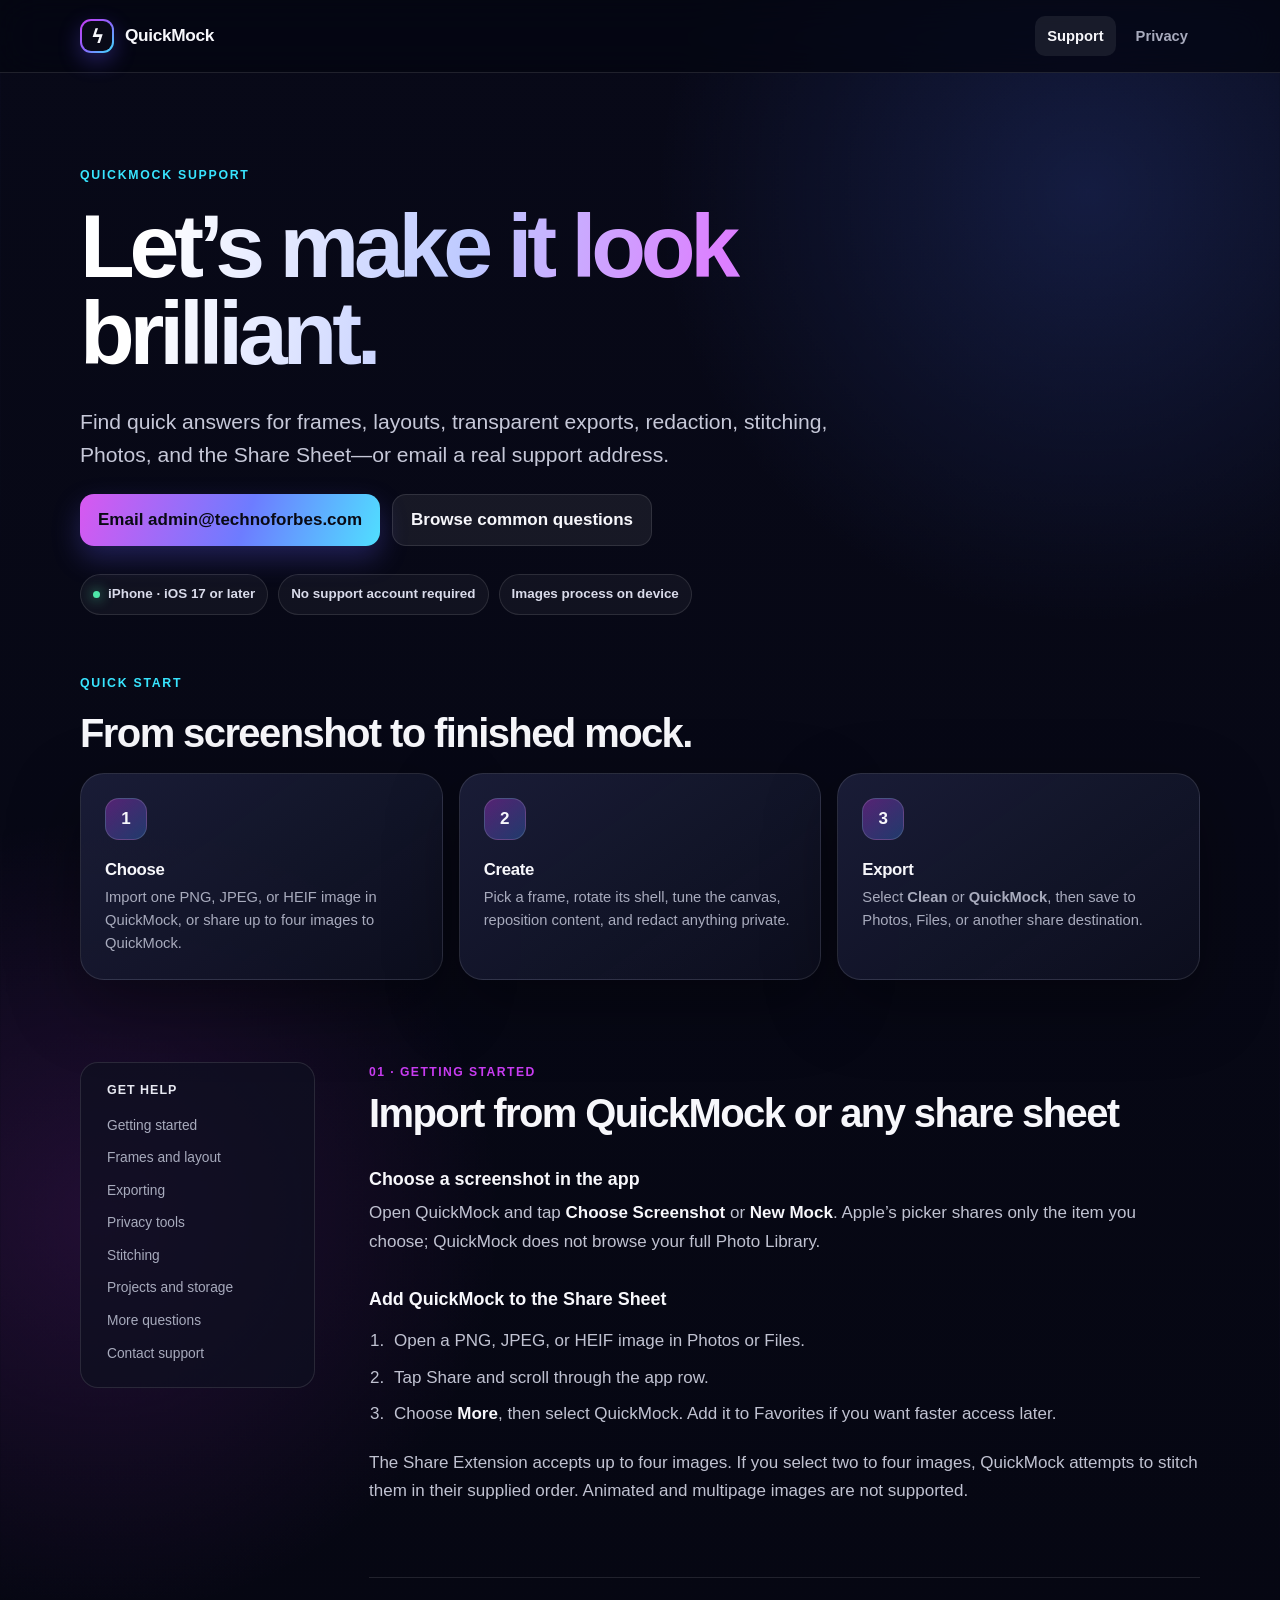
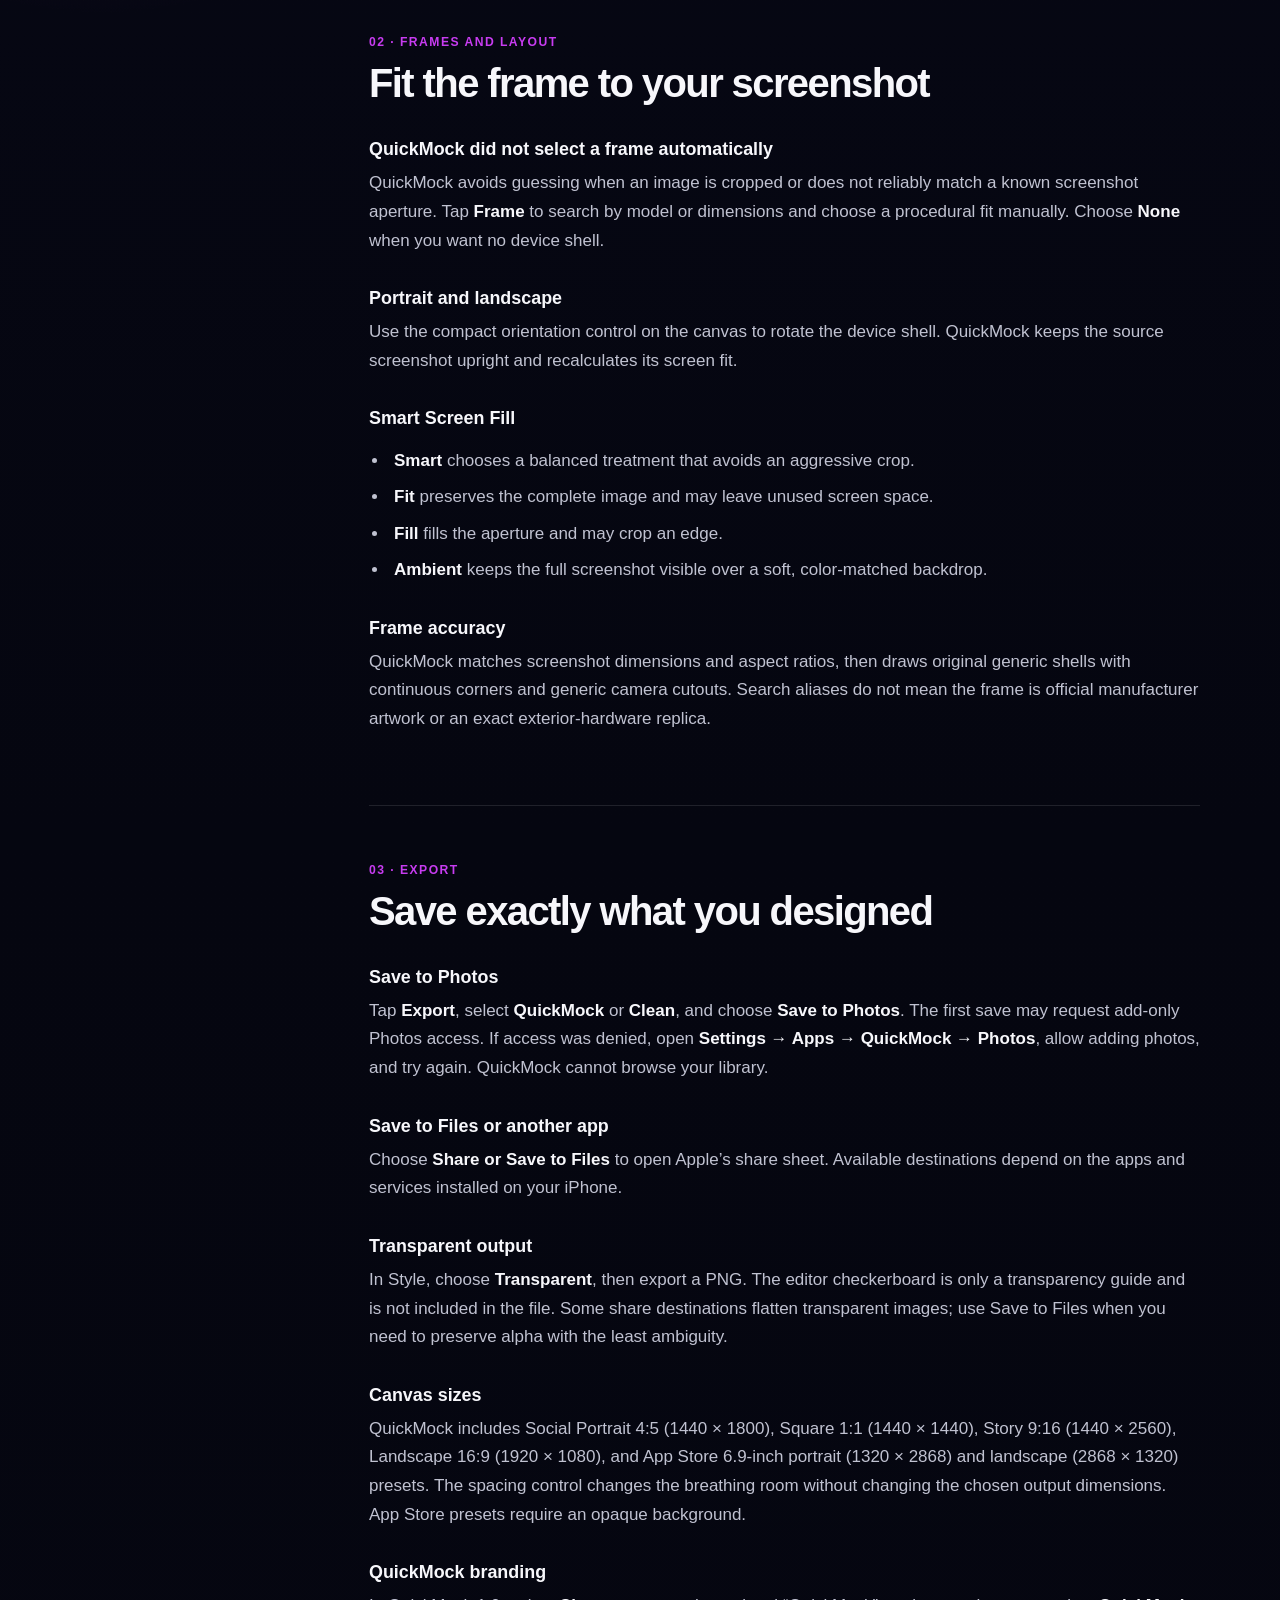
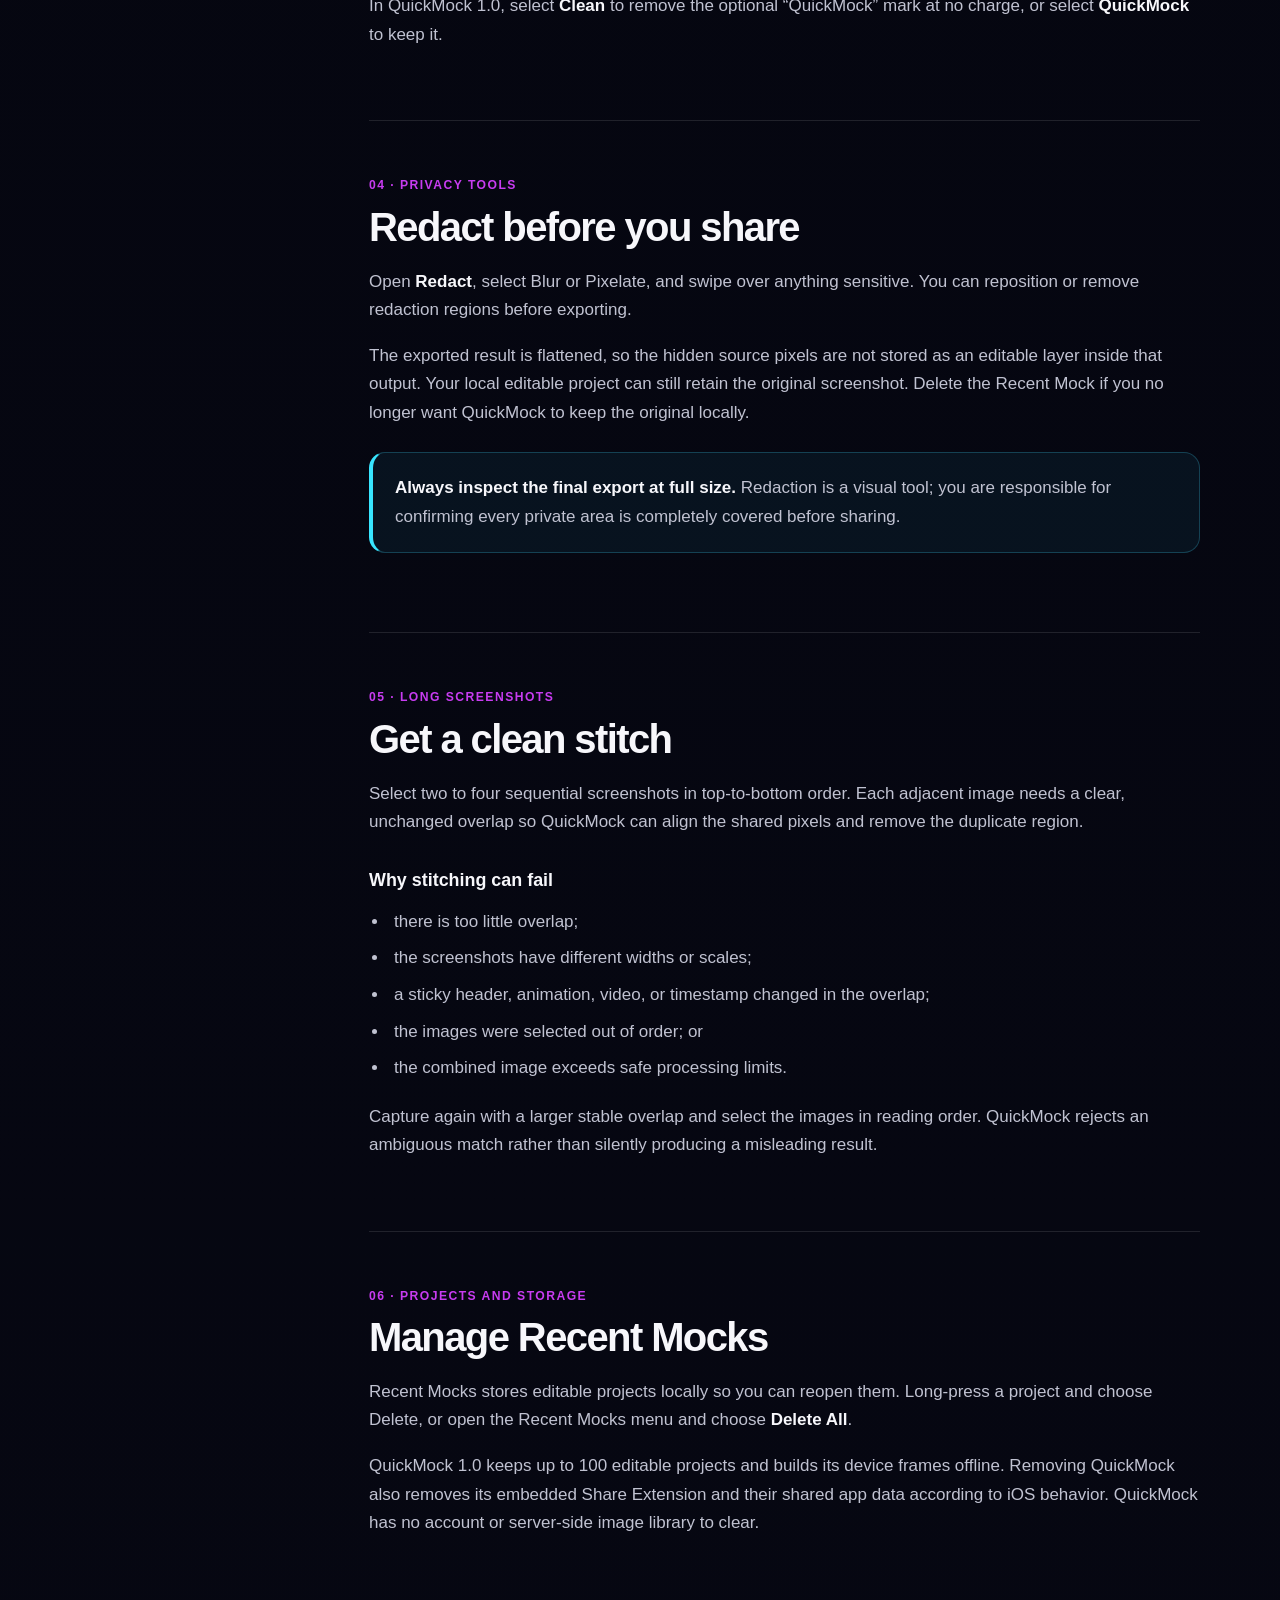
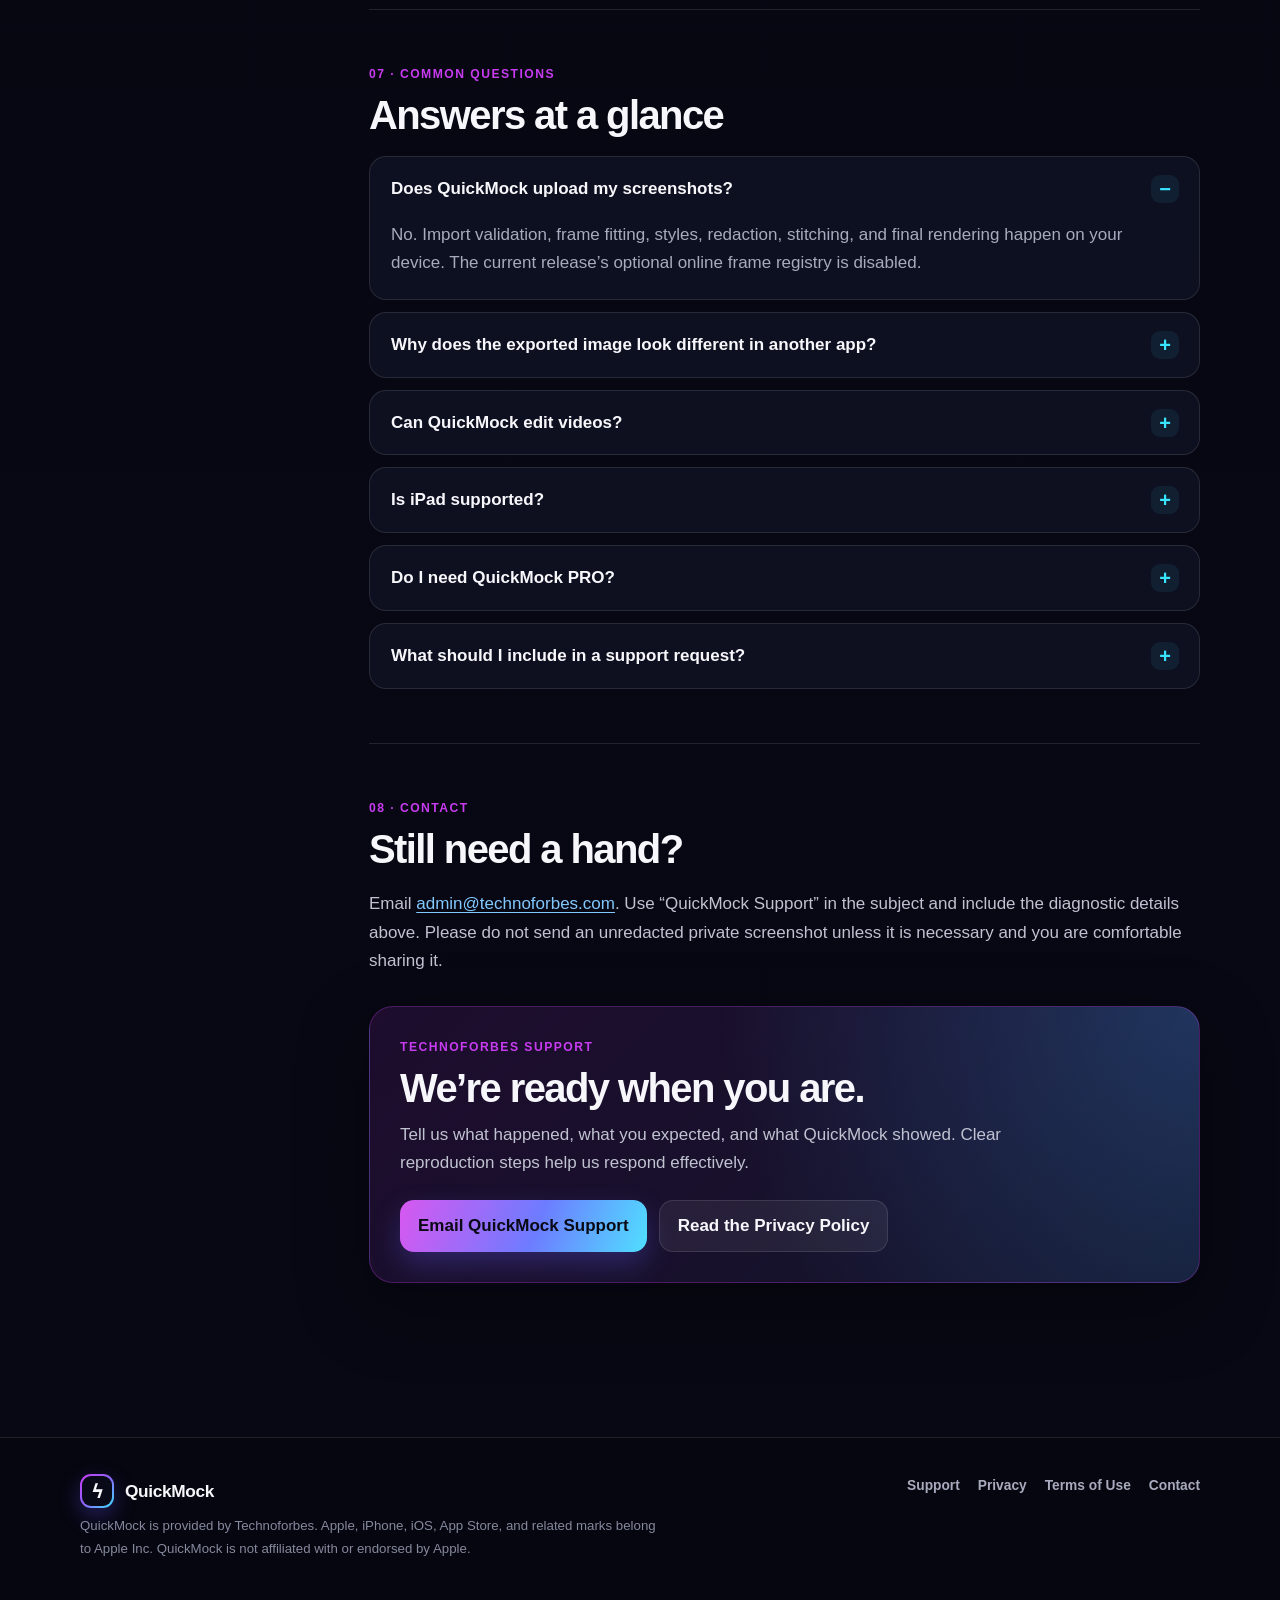
<file: index.html>
<!doctype html>
<html lang="en">
<head>
  <meta charset="utf-8">
  <meta name="viewport" content="width=device-width, initial-scale=1">
  <meta name="theme-color" content="#050610">
  <meta name="robots" content="index, follow">
  <meta name="description" content="QuickMock Support: help with screenshot frames, transparent backgrounds, redaction, stitching, App Store presets, Photos, and the iOS Share Sheet.">
  <meta property="og:type" content="website">
  <meta property="og:title" content="QuickMock Support">
  <meta property="og:description" content="Get help creating, framing, redacting, stitching, and exporting screenshots with QuickMock.">
  <meta property="og:url" content="https://anupambharti.github.io/QuickMock_Support/">
  <meta name="twitter:card" content="summary">
  <link rel="canonical" href="https://anupambharti.github.io/QuickMock_Support/">
  <link rel="stylesheet" href="quickmock-site.css">
  <title>Support — QuickMock</title>
</head>
<body>
  <a class="skip-link" href="#main-content">Skip to support</a>

  <header class="site-header">
    <div class="shell nav-wrap">
      <a class="brand" href="https://anupambharti.github.io/QuickMock_Support/" aria-label="QuickMock Support home">
        <span class="brand-mark" aria-hidden="true">ϟ</span>
        <span>QuickMock</span>
      </a>
      <nav class="site-nav" aria-label="Legal and support">
        <a href="https://anupambharti.github.io/QuickMock_Support/" aria-current="page">Support</a>
        <a href="https://anupambharti.github.io/QuickMock_PrivacyPolicy/">Privacy</a>
      </nav>
    </div>
  </header>

  <main id="main-content">
    <div class="shell">
      <section class="hero" aria-labelledby="page-title">
        <p class="eyebrow">QuickMock Support</p>
        <h1 id="page-title" class="gradient-text">Let’s make it look brilliant.</h1>
        <p class="lead">Find quick answers for frames, layouts, transparent exports, redaction, stitching, Photos, and the Share Sheet—or email a real support address.</p>
        <div class="button-row">
          <a class="button" href="mailto:admin@technoforbes.com?subject=QuickMock%20Support">Email admin@technoforbes.com</a>
          <a class="button secondary" href="#questions">Browse common questions</a>
        </div>
        <div class="hero-meta" aria-label="Support details">
          <span class="pill"><span class="pill-dot" aria-hidden="true"></span>iPhone · iOS 17 or later</span>
          <span class="pill">No support account required</span>
          <span class="pill">Images process on device</span>
        </div>
      </section>

      <section aria-labelledby="quick-start-title">
        <p class="eyebrow">Quick start</p>
        <h2 id="quick-start-title" class="section-heading">From screenshot to finished mock.</h2>
        <div class="steps">
          <article class="step-card">
            <div class="step-number" aria-hidden="true">1</div>
            <h3>Choose</h3>
            <p>Import one PNG, JPEG, or HEIF image in QuickMock, or share up to four images to QuickMock.</p>
          </article>
          <article class="step-card">
            <div class="step-number" aria-hidden="true">2</div>
            <h3>Create</h3>
            <p>Pick a frame, rotate its shell, tune the canvas, reposition content, and redact anything private.</p>
          </article>
          <article class="step-card">
            <div class="step-number" aria-hidden="true">3</div>
            <h3>Export</h3>
            <p>Select <strong>Clean</strong> or <strong>QuickMock</strong>, then save to Photos, Files, or another share destination.</p>
          </article>
        </div>
      </section>

      <div class="content-layout">
        <aside class="toc" aria-label="Support contents">
          <strong>Get help</strong>
          <a href="#getting-started">Getting started</a>
          <a href="#frames">Frames and layout</a>
          <a href="#exporting">Exporting</a>
          <a href="#privacy-tools">Privacy tools</a>
          <a href="#stitching">Stitching</a>
          <a href="#data">Projects and storage</a>
          <a href="#questions">More questions</a>
          <a href="#contact">Contact support</a>
        </aside>

        <article class="document">
          <section id="getting-started">
            <span class="section-kicker">01 · Getting started</span>
            <h2>Import from QuickMock or any share sheet</h2>
            <h3>Choose a screenshot in the app</h3>
            <p>Open QuickMock and tap <strong>Choose Screenshot</strong> or <strong>New Mock</strong>. Apple’s picker shares only the item you choose; QuickMock does not browse your full Photo Library.</p>
            <h3>Add QuickMock to the Share Sheet</h3>
            <ol>
              <li>Open a PNG, JPEG, or HEIF image in Photos or Files.</li>
              <li>Tap Share and scroll through the app row.</li>
              <li>Choose <strong>More</strong>, then select QuickMock. Add it to Favorites if you want faster access later.</li>
            </ol>
            <p>The Share Extension accepts up to four images. If you select two to four images, QuickMock attempts to stitch them in their supplied order. Animated and multipage images are not supported.</p>
          </section>

          <section id="frames">
            <span class="section-kicker">02 · Frames and layout</span>
            <h2>Fit the frame to your screenshot</h2>
            <h3>QuickMock did not select a frame automatically</h3>
            <p>QuickMock avoids guessing when an image is cropped or does not reliably match a known screenshot aperture. Tap <strong>Frame</strong> to search by model or dimensions and choose a procedural fit manually. Choose <strong>None</strong> when you want no device shell.</p>
            <h3>Portrait and landscape</h3>
            <p>Use the compact orientation control on the canvas to rotate the device shell. QuickMock keeps the source screenshot upright and recalculates its screen fit.</p>
            <h3>Smart Screen Fill</h3>
            <ul>
              <li><strong>Smart</strong> chooses a balanced treatment that avoids an aggressive crop.</li>
              <li><strong>Fit</strong> preserves the complete image and may leave unused screen space.</li>
              <li><strong>Fill</strong> fills the aperture and may crop an edge.</li>
              <li><strong>Ambient</strong> keeps the full screenshot visible over a soft, color-matched backdrop.</li>
            </ul>
            <h3>Frame accuracy</h3>
            <p>QuickMock matches screenshot dimensions and aspect ratios, then draws original generic shells with continuous corners and generic camera cutouts. Search aliases do not mean the frame is official manufacturer artwork or an exact exterior-hardware replica.</p>
          </section>

          <section id="exporting">
            <span class="section-kicker">03 · Export</span>
            <h2>Save exactly what you designed</h2>
            <h3>Save to Photos</h3>
            <p>Tap <strong>Export</strong>, select <strong>QuickMock</strong> or <strong>Clean</strong>, and choose <strong>Save to Photos</strong>. The first save may request add-only Photos access. If access was denied, open <strong>Settings → Apps → QuickMock → Photos</strong>, allow adding photos, and try again. QuickMock cannot browse your library.</p>
            <h3>Save to Files or another app</h3>
            <p>Choose <strong>Share or Save to Files</strong> to open Apple’s share sheet. Available destinations depend on the apps and services installed on your iPhone.</p>
            <h3>Transparent output</h3>
            <p>In Style, choose <strong>Transparent</strong>, then export a PNG. The editor checkerboard is only a transparency guide and is not included in the file. Some share destinations flatten transparent images; use Save to Files when you need to preserve alpha with the least ambiguity.</p>
            <h3>Canvas sizes</h3>
            <p>QuickMock includes Social Portrait 4:5 (1440 × 1800), Square 1:1 (1440 × 1440), Story 9:16 (1440 × 2560), Landscape 16:9 (1920 × 1080), and App Store 6.9-inch portrait (1320 × 2868) and landscape (2868 × 1320) presets. The spacing control changes the breathing room without changing the chosen output dimensions. App Store presets require an opaque background.</p>
            <h3>QuickMock branding</h3>
            <p>In QuickMock 1.0, select <strong>Clean</strong> to remove the optional “QuickMock” mark at no charge, or select <strong>QuickMock</strong> to keep it.</p>
          </section>

          <section id="privacy-tools">
            <span class="section-kicker">04 · Privacy tools</span>
            <h2>Redact before you share</h2>
            <p>Open <strong>Redact</strong>, select Blur or Pixelate, and swipe over anything sensitive. You can reposition or remove redaction regions before exporting.</p>
            <p>The exported result is flattened, so the hidden source pixels are not stored as an editable layer inside that output. Your local editable project can still retain the original screenshot. Delete the Recent Mock if you no longer want QuickMock to keep the original locally.</p>
            <div class="callout">
              <p><strong>Always inspect the final export at full size.</strong> Redaction is a visual tool; you are responsible for confirming every private area is completely covered before sharing.</p>
            </div>
          </section>

          <section id="stitching">
            <span class="section-kicker">05 · Long screenshots</span>
            <h2>Get a clean stitch</h2>
            <p>Select two to four sequential screenshots in top-to-bottom order. Each adjacent image needs a clear, unchanged overlap so QuickMock can align the shared pixels and remove the duplicate region.</p>
            <h3>Why stitching can fail</h3>
            <ul>
              <li>there is too little overlap;</li>
              <li>the screenshots have different widths or scales;</li>
              <li>a sticky header, animation, video, or timestamp changed in the overlap;</li>
              <li>the images were selected out of order; or</li>
              <li>the combined image exceeds safe processing limits.</li>
            </ul>
            <p>Capture again with a larger stable overlap and select the images in reading order. QuickMock rejects an ambiguous match rather than silently producing a misleading result.</p>
          </section>

          <section id="data">
            <span class="section-kicker">06 · Projects and storage</span>
            <h2>Manage Recent Mocks</h2>
            <p>Recent Mocks stores editable projects locally so you can reopen them. Long-press a project and choose Delete, or open the Recent Mocks menu and choose <strong>Delete All</strong>.</p>
            <p>QuickMock 1.0 keeps up to 100 editable projects and builds its device frames offline. Removing QuickMock also removes its embedded Share Extension and their shared app data according to iOS behavior. QuickMock has no account or server-side image library to clear.</p>
          </section>

          <section id="questions">
            <span class="section-kicker">07 · Common questions</span>
            <h2>Answers at a glance</h2>
            <div class="faq-list">
              <details open>
                <summary>Does QuickMock upload my screenshots?</summary>
                <div class="answer"><p>No. Import validation, frame fitting, styles, redaction, stitching, and final rendering happen on your device. The current release’s optional online frame registry is disabled.</p></div>
              </details>
              <details>
                <summary>Why does the exported image look different in another app?</summary>
                <div class="answer"><p>Some destinations compress images, change color presentation, resize them, or flatten transparency. Compare the file saved to Photos or Files with the destination’s copy, and use Files when preserving an exact PNG is important.</p></div>
              </details>
              <details>
                <summary>Can QuickMock edit videos?</summary>
                <div class="answer"><p>No. This release supports still PNG, JPEG, and HEIF image workflows. Video, animated, and multipage export are not currently supported.</p></div>
              </details>
              <details>
                <summary>Is iPad supported?</summary>
                <div class="answer"><p>The current app is optimized and distributed for iPhone. Tablet and Watch options in the frame picker are mockup-frame categories, not a statement that the QuickMock app itself runs on those devices.</p></div>
              </details>
              <details>
                <summary>Do I need QuickMock PRO?</summary>
                <div class="answer"><p>No. In QuickMock 1.0, all tools, backgrounds, stitching, shadow controls, clean exports, and optional-brand removal are included free.</p></div>
              </details>
              <details>
                <summary>What should I include in a support request?</summary>
                <div class="answer">
                  <p>Please include your iPhone model, iOS version, QuickMock version and build, whether you started in the app or Share Sheet, the steps you took, and the exact message shown. If an image is necessary, crop or redact private information first.</p>
                </div>
              </details>
            </div>
          </section>

          <section id="contact">
            <span class="section-kicker">08 · Contact</span>
            <h2>Still need a hand?</h2>
            <p>Email <a href="mailto:admin@technoforbes.com?subject=QuickMock%20Support">admin@technoforbes.com</a>. Use “QuickMock Support” in the subject and include the diagnostic details above. Please do not send an unredacted private screenshot unless it is necessary and you are comfortable sharing it.</p>
            <div class="contact-panel">
              <span class="section-kicker">Technoforbes support</span>
              <h2>We’re ready when you are.</h2>
              <p>Tell us what happened, what you expected, and what QuickMock showed. Clear reproduction steps help us respond effectively.</p>
              <div class="button-row">
                <a class="button" href="mailto:admin@technoforbes.com?subject=QuickMock%20Support">Email QuickMock Support</a>
                <a class="button secondary" href="https://anupambharti.github.io/QuickMock_PrivacyPolicy/">Read the Privacy Policy</a>
              </div>
            </div>
          </section>
        </article>
      </div>
    </div>
  </main>

  <footer class="site-footer">
    <div class="shell footer-wrap">
      <div>
        <a class="brand" href="https://anupambharti.github.io/QuickMock_Support/"><span class="brand-mark" aria-hidden="true">ϟ</span><span>QuickMock</span></a>
        <p class="footer-copy">QuickMock is provided by Technoforbes. Apple, iPhone, iOS, App Store, and related marks belong to Apple Inc. QuickMock is not affiliated with or endorsed by Apple.</p>
      </div>
      <nav class="footer-links" aria-label="Footer">
        <a href="https://anupambharti.github.io/QuickMock_Support/">Support</a>
        <a href="https://anupambharti.github.io/QuickMock_PrivacyPolicy/">Privacy</a>
        <a href="https://www.apple.com/legal/internet-services/itunes/dev/stdeula/" rel="noopener noreferrer">Terms of Use</a>
        <a href="mailto:admin@technoforbes.com">Contact</a>
      </nav>
    </div>
  </footer>
</body>
</html>
</file>
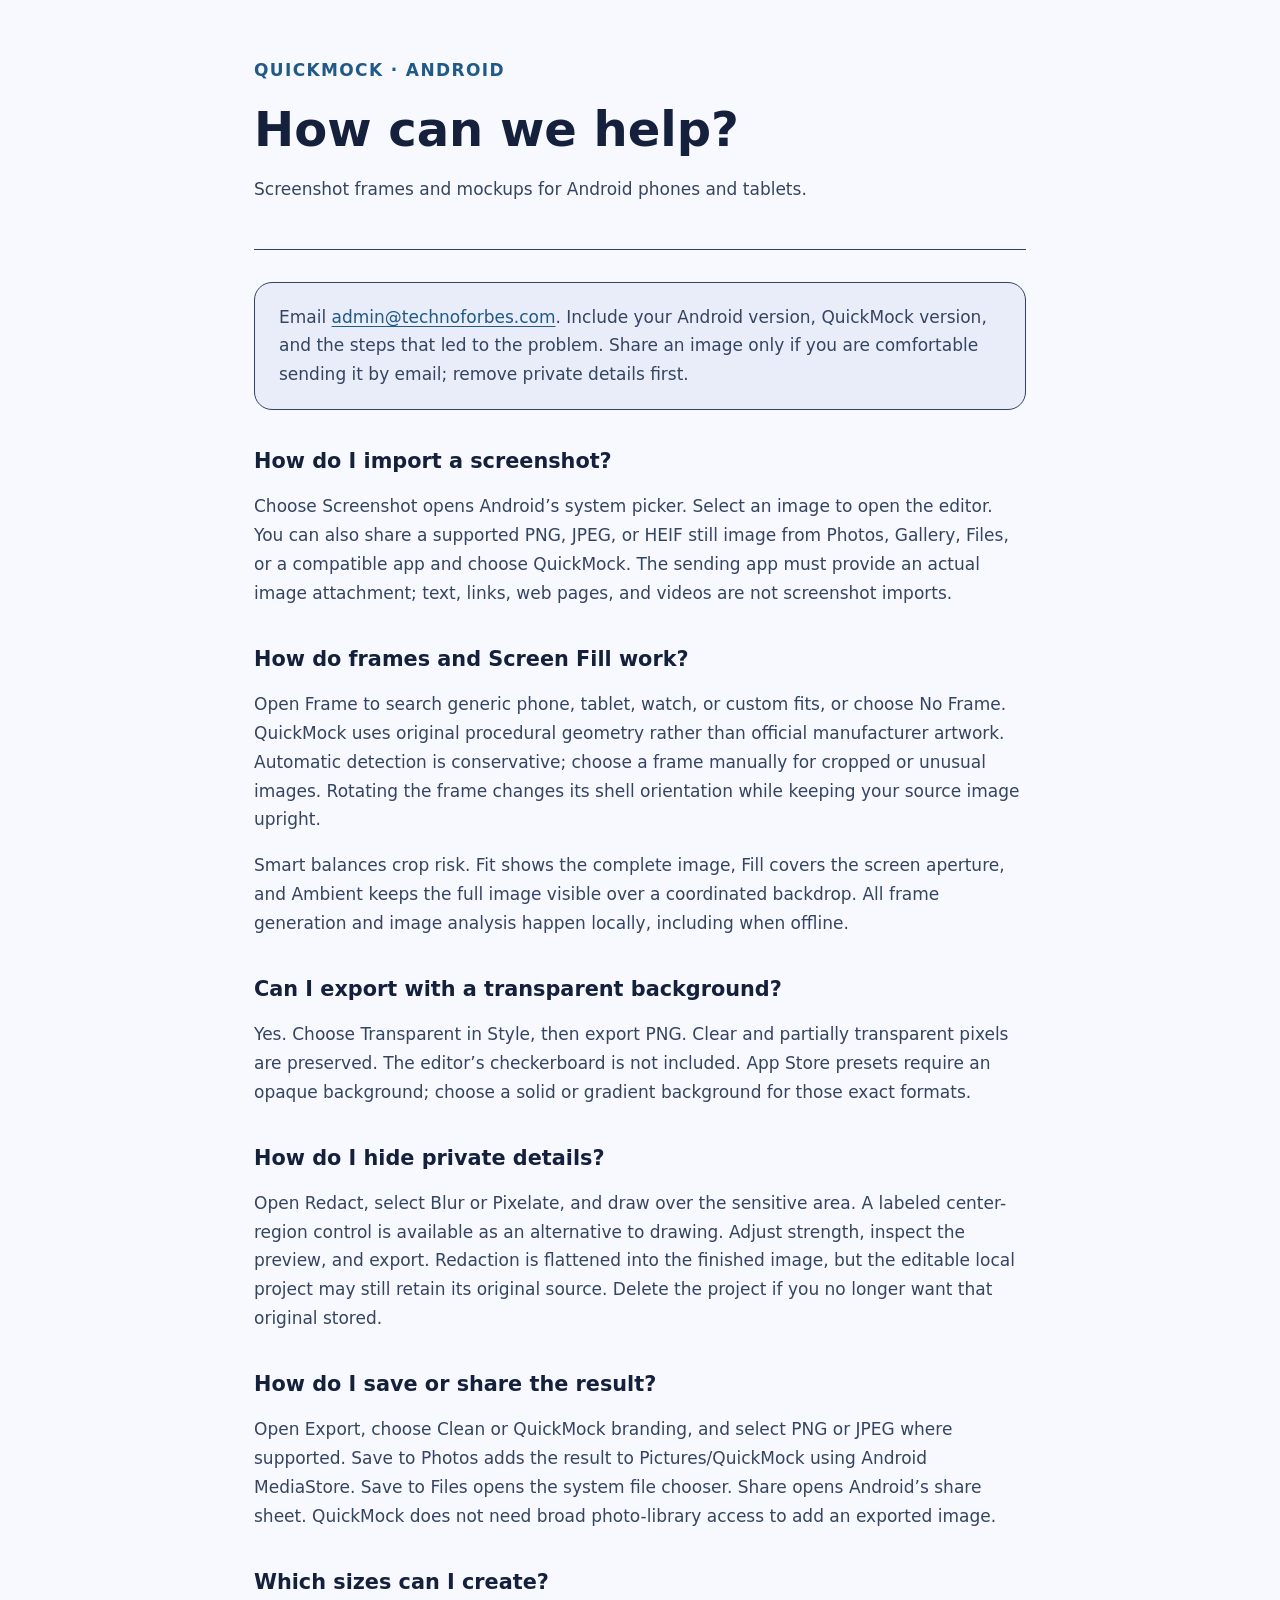
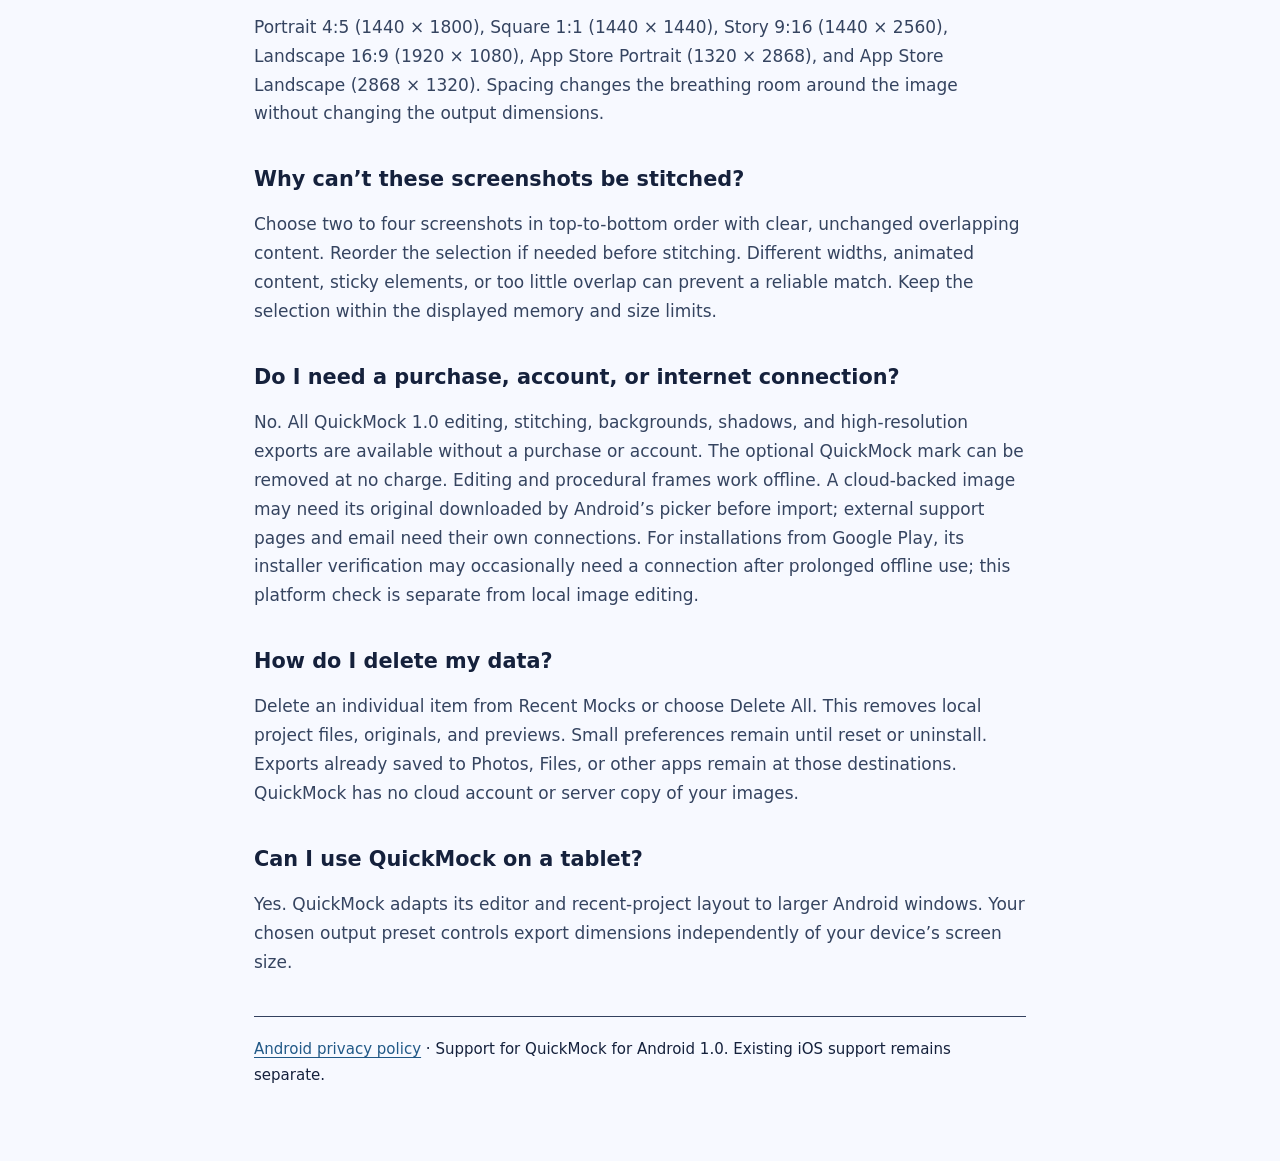
<file: android/index.html>
<!doctype html>
<html lang="en">
<head>
  <meta charset="utf-8">
  <meta name="viewport" content="width=device-width,initial-scale=1">
  <meta name="color-scheme" content="dark light">
  <meta name="description" content="Help for QuickMock on Android: import, frames, redaction, stitching, exact-size export, sharing, and local data deletion.">
  <title>QuickMock for Android — Support</title>
  <style>
    :root{color-scheme:dark;--bg:#0b1021;--panel:#141c35;--fg:#f0f3ff;--muted:#bbc6de;--accent:#7fe5f3}*{box-sizing:border-box}body{margin:0;background:var(--bg);color:var(--fg);font:17px/1.7 system-ui,sans-serif}main{max-width:820px;margin:auto;padding:56px 24px 72px}a{color:var(--accent);text-underline-offset:3px}header{border-bottom:1px solid #33415e;padding-bottom:28px;margin-bottom:32px}.brand{font-weight:800;letter-spacing:.08em;color:var(--accent)}h1{font-size:clamp(2rem,6vw,3rem);line-height:1.12;margin:18px 0}h2{font-size:1.3rem;line-height:1.3;margin:38px 0 12px}p,li{color:var(--muted)}.contact{background:var(--panel);border:1px solid #33415e;padding:20px 24px;border-radius:18px}.contact p{margin:0}footer{border-top:1px solid #33415e;margin-top:40px;padding-top:20px;font-size:.94rem}@media(prefers-color-scheme:light){:root{color-scheme:light;--bg:#f7f9ff;--panel:#e8edf9;--fg:#15213c;--muted:#354460;--accent:#215987}}
  </style>
</head>
<body><main>
  <header><span class="brand">QUICKMOCK · ANDROID</span><h1>How can we help?</h1><p>Screenshot frames and mockups for Android phones and tablets.</p></header>
  <div class="contact"><p>Email <a href="mailto:admin@technoforbes.com">admin@technoforbes.com</a>. Include your Android version, QuickMock version, and the steps that led to the problem. Share an image only if you are comfortable sending it by email; remove private details first.</p></div>
  <h2>How do I import a screenshot?</h2>
  <p>Choose Screenshot opens Android’s system picker. Select an image to open the editor. You can also share a supported PNG, JPEG, or HEIF still image from Photos, Gallery, Files, or a compatible app and choose QuickMock. The sending app must provide an actual image attachment; text, links, web pages, and videos are not screenshot imports.</p>
  <h2>How do frames and Screen Fill work?</h2>
  <p>Open Frame to search generic phone, tablet, watch, or custom fits, or choose No Frame. QuickMock uses original procedural geometry rather than official manufacturer artwork. Automatic detection is conservative; choose a frame manually for cropped or unusual images. Rotating the frame changes its shell orientation while keeping your source image upright.</p>
  <p>Smart balances crop risk. Fit shows the complete image, Fill covers the screen aperture, and Ambient keeps the full image visible over a coordinated backdrop. All frame generation and image analysis happen locally, including when offline.</p>
  <h2>Can I export with a transparent background?</h2>
  <p>Yes. Choose Transparent in Style, then export PNG. Clear and partially transparent pixels are preserved. The editor’s checkerboard is not included. App Store presets require an opaque background; choose a solid or gradient background for those exact formats.</p>
  <h2>How do I hide private details?</h2>
  <p>Open Redact, select Blur or Pixelate, and draw over the sensitive area. A labeled center-region control is available as an alternative to drawing. Adjust strength, inspect the preview, and export. Redaction is flattened into the finished image, but the editable local project may still retain its original source. Delete the project if you no longer want that original stored.</p>
  <h2>How do I save or share the result?</h2>
  <p>Open Export, choose Clean or QuickMock branding, and select PNG or JPEG where supported. Save to Photos adds the result to Pictures/QuickMock using Android MediaStore. Save to Files opens the system file chooser. Share opens Android’s share sheet. QuickMock does not need broad photo-library access to add an exported image.</p>
  <h2>Which sizes can I create?</h2>
  <p>Portrait 4:5 (1440 × 1800), Square 1:1 (1440 × 1440), Story 9:16 (1440 × 2560), Landscape 16:9 (1920 × 1080), App Store Portrait (1320 × 2868), and App Store Landscape (2868 × 1320). Spacing changes the breathing room around the image without changing the output dimensions.</p>
  <h2>Why can’t these screenshots be stitched?</h2>
  <p>Choose two to four screenshots in top-to-bottom order with clear, unchanged overlapping content. Reorder the selection if needed before stitching. Different widths, animated content, sticky elements, or too little overlap can prevent a reliable match. Keep the selection within the displayed memory and size limits.</p>
  <h2>Do I need a purchase, account, or internet connection?</h2>
  <p>No. All QuickMock 1.0 editing, stitching, backgrounds, shadows, and high-resolution exports are available without a purchase or account. The optional QuickMock mark can be removed at no charge. Editing and procedural frames work offline. A cloud-backed image may need its original downloaded by Android’s picker before import; external support pages and email need their own connections. For installations from Google Play, its installer verification may occasionally need a connection after prolonged offline use; this platform check is separate from local image editing.</p>
  <h2>How do I delete my data?</h2>
  <p>Delete an individual item from Recent Mocks or choose Delete All. This removes local project files, originals, and previews. Small preferences remain until reset or uninstall. Exports already saved to Photos, Files, or other apps remain at those destinations. QuickMock has no cloud account or server copy of your images.</p>
  <h2>Can I use QuickMock on a tablet?</h2>
  <p>Yes. QuickMock adapts its editor and recent-project layout to larger Android windows. Your chosen output preset controls export dimensions independently of your device’s screen size.</p>
  <footer><a href="https://anupambharti.github.io/QuickMock_PrivacyPolicy/android/">Android privacy policy</a> · Support for QuickMock for Android 1.0. Existing iOS support remains separate.</footer>
</main></body></html>
</file>
<file: quickmock-site.css>
:root {
  color-scheme: dark;
  --page: #050610;
  --page-soft: #0a0c1b;
  --surface: rgba(18, 20, 39, 0.82);
  --surface-solid: #121427;
  --surface-raised: #191c34;
  --text: #f7f7fb;
  --muted: #a8abbd;
  --line: rgba(255, 255, 255, 0.11);
  --purple: #c83cf1;
  --blue: #479cff;
  --cyan: #38e5ff;
  --green: #4ee6a8;
  --shadow: 0 24px 70px rgba(0, 0, 0, 0.36);
  --radius: 24px;
  --content: 1120px;
}

* {
  box-sizing: border-box;
}

html {
  scroll-behavior: smooth;
  background: var(--page);
}

body {
  min-width: 320px;
  margin: 0;
  color: var(--text);
  background:
    radial-gradient(circle at 85% 3%, rgba(77, 116, 255, 0.18), transparent 27rem),
    radial-gradient(circle at 8% 19%, rgba(199, 54, 240, 0.14), transparent 25rem),
    linear-gradient(180deg, #080918 0%, var(--page) 38%, #070813 100%);
  font-family: -apple-system, BlinkMacSystemFont, "SF Pro Display", "Segoe UI", sans-serif;
  font-size: 17px;
  line-height: 1.68;
  -webkit-font-smoothing: antialiased;
  text-rendering: optimizeLegibility;
}

a {
  color: #83c8ff;
  text-decoration-thickness: 1px;
  text-underline-offset: 0.2em;
}

a:hover {
  color: var(--cyan);
}

a:focus-visible,
button:focus-visible,
summary:focus-visible {
  outline: 3px solid var(--cyan);
  outline-offset: 4px;
  border-radius: 6px;
}

.skip-link {
  position: fixed;
  z-index: 1000;
  top: 12px;
  left: 12px;
  padding: 10px 16px;
  color: #050610;
  background: var(--cyan);
  border-radius: 10px;
  font-weight: 800;
  transform: translateY(-160%);
}

.skip-link:focus {
  transform: translateY(0);
}

.shell {
  width: min(calc(100% - 40px), var(--content));
  margin-inline: auto;
}

.site-header {
  position: sticky;
  z-index: 50;
  top: 0;
  border-bottom: 1px solid var(--line);
  background: rgba(5, 6, 16, 0.78);
  -webkit-backdrop-filter: blur(22px) saturate(140%);
  backdrop-filter: blur(22px) saturate(140%);
}

.nav-wrap {
  min-height: 72px;
  display: flex;
  align-items: center;
  justify-content: space-between;
  gap: 24px;
}

.brand {
  display: inline-flex;
  align-items: center;
  gap: 11px;
  color: var(--text);
  font-size: 1.08rem;
  font-weight: 850;
  letter-spacing: -0.02em;
  text-decoration: none;
}

.brand-mark {
  width: 34px;
  height: 34px;
  display: grid;
  place-items: center;
  border: 2px solid transparent;
  border-radius: 11px;
  background:
    linear-gradient(#090a17, #090a17) padding-box,
    linear-gradient(135deg, var(--purple), #8b68ff 52%, var(--cyan)) border-box;
  box-shadow: 0 8px 22px rgba(102, 83, 255, 0.32);
  font-size: 19px;
}

.site-nav {
  display: flex;
  align-items: center;
  gap: 8px;
}

.site-nav a {
  padding: 8px 12px;
  color: var(--muted);
  border-radius: 10px;
  font-size: 0.92rem;
  font-weight: 700;
  text-decoration: none;
}

.site-nav a:hover,
.site-nav a[aria-current="page"] {
  color: var(--text);
  background: rgba(255, 255, 255, 0.075);
}

.hero {
  padding: 92px 0 58px;
}

.eyebrow {
  margin: 0 0 17px;
  color: var(--cyan);
  font-size: 0.77rem;
  font-weight: 850;
  letter-spacing: 0.14em;
  text-transform: uppercase;
}

h1,
h2,
h3,
p {
  overflow-wrap: break-word;
}

h1 {
  max-width: 920px;
  margin: 0;
  font-size: clamp(2.7rem, 7vw, 5.8rem);
  line-height: 0.98;
  letter-spacing: -0.058em;
}

.gradient-text {
  color: transparent;
  background: linear-gradient(100deg, #ffffff 8%, #bdc9ff 42%, #dd7eff 69%, #56dcff 98%);
  -webkit-background-clip: text;
  background-clip: text;
}

.lead {
  max-width: 760px;
  margin: 28px 0 0;
  color: #c6c8d8;
  font-size: clamp(1.08rem, 2vw, 1.32rem);
  line-height: 1.55;
}

.hero-meta {
  margin-top: 28px;
  display: flex;
  flex-wrap: wrap;
  gap: 10px;
}

.pill {
  display: inline-flex;
  align-items: center;
  gap: 8px;
  padding: 8px 12px;
  color: #d9dbea;
  border: 1px solid var(--line);
  border-radius: 999px;
  background: rgba(255, 255, 255, 0.045);
  font-size: 0.84rem;
  font-weight: 700;
}

.pill-dot {
  width: 7px;
  height: 7px;
  border-radius: 50%;
  background: var(--green);
  box-shadow: 0 0 13px var(--green);
}

.summary-grid,
.steps {
  display: grid;
  grid-template-columns: repeat(3, 1fr);
  gap: 16px;
}

.summary-card,
.step-card {
  min-height: 168px;
  padding: 24px;
  border: 1px solid var(--line);
  border-radius: var(--radius);
  background: linear-gradient(145deg, rgba(28, 31, 58, 0.9), rgba(13, 15, 31, 0.84));
  box-shadow: var(--shadow);
}

.card-icon,
.step-number {
  width: 42px;
  height: 42px;
  display: grid;
  place-items: center;
  margin-bottom: 19px;
  color: var(--text);
  border: 1px solid rgba(255, 255, 255, 0.14);
  border-radius: 14px;
  background: linear-gradient(140deg, rgba(204, 51, 239, 0.34), rgba(57, 144, 255, 0.29));
  font-weight: 900;
}

.summary-card h2,
.step-card h3 {
  margin: 0 0 5px;
  font-size: 1.05rem;
  line-height: 1.3;
  letter-spacing: -0.02em;
}

.summary-card p,
.step-card p {
  margin: 0;
  color: var(--muted);
  font-size: 0.92rem;
  line-height: 1.55;
}

.content-layout {
  display: grid;
  grid-template-columns: 235px minmax(0, 1fr);
  gap: 54px;
  padding: 82px 0 100px;
}

.toc {
  position: sticky;
  top: 104px;
  align-self: start;
  padding: 17px;
  border: 1px solid var(--line);
  border-radius: 18px;
  background: rgba(14, 16, 32, 0.72);
}

.toc strong {
  display: block;
  margin: 0 0 9px 9px;
  color: #e8e9f2;
  font-size: 0.78rem;
  letter-spacing: 0.08em;
  text-transform: uppercase;
}

.toc a {
  display: block;
  padding: 7px 9px;
  color: var(--muted);
  border-radius: 8px;
  font-size: 0.86rem;
  line-height: 1.35;
  text-decoration: none;
}

.toc a:hover {
  color: var(--text);
  background: rgba(255, 255, 255, 0.06);
}

.document {
  min-width: 0;
}

.document section {
  scroll-margin-top: 105px;
  padding: 0 0 54px;
}

.document section + section {
  padding-top: 54px;
  border-top: 1px solid var(--line);
}

.section-kicker {
  display: block;
  margin-bottom: 9px;
  color: var(--purple);
  font-size: 0.76rem;
  font-weight: 850;
  letter-spacing: 0.12em;
  text-transform: uppercase;
}

.document h2,
.section-heading {
  margin: 0 0 18px;
  font-size: clamp(1.75rem, 4vw, 2.5rem);
  line-height: 1.12;
  letter-spacing: -0.04em;
}

.document h3 {
  margin: 31px 0 8px;
  font-size: 1.12rem;
  line-height: 1.35;
}

.document p,
.document li {
  color: #c0c2d1;
}

.document p {
  margin: 0 0 17px;
}

.document ul,
.document ol {
  margin: 16px 0 20px;
  padding-left: 1.25rem;
}

.document li {
  margin: 8px 0;
  padding-left: 5px;
}

.document strong {
  color: var(--text);
}

.callout {
  margin: 25px 0;
  padding: 21px 22px;
  border: 1px solid rgba(67, 220, 255, 0.23);
  border-left: 4px solid var(--cyan);
  border-radius: 16px;
  background: rgba(39, 159, 202, 0.08);
}

.callout p:last-child {
  margin-bottom: 0;
}

.contact-panel {
  margin-top: 30px;
  padding: 30px;
  border: 1px solid rgba(202, 65, 242, 0.27);
  border-radius: var(--radius);
  background:
    radial-gradient(circle at 100% 0, rgba(69, 162, 255, 0.24), transparent 55%),
    linear-gradient(135deg, rgba(196, 50, 238, 0.12), rgba(20, 23, 46, 0.9));
  box-shadow: var(--shadow);
}

.contact-panel h2 {
  margin-bottom: 10px;
}

.contact-panel p {
  max-width: 680px;
}

.button-row {
  display: flex;
  flex-wrap: wrap;
  gap: 12px;
  margin-top: 22px;
}

.button {
  display: inline-flex;
  align-items: center;
  justify-content: center;
  min-height: 48px;
  padding: 11px 18px;
  color: #090a15;
  border-radius: 14px;
  background: linear-gradient(110deg, #d858f0, #6d7cff 55%, #50dfff);
  box-shadow: 0 12px 28px rgba(102, 94, 255, 0.28);
  font-weight: 850;
  text-decoration: none;
}

.button:hover {
  color: #00020a;
  filter: brightness(1.08);
}

.button.secondary {
  color: var(--text);
  border: 1px solid var(--line);
  background: rgba(255, 255, 255, 0.065);
  box-shadow: none;
}

.faq-list {
  display: grid;
  gap: 12px;
}

details {
  border: 1px solid var(--line);
  border-radius: 17px;
  background: rgba(18, 20, 39, 0.7);
  overflow: clip;
}

summary {
  position: relative;
  padding: 20px 54px 20px 21px;
  cursor: pointer;
  color: var(--text);
  font-weight: 780;
  line-height: 1.4;
  list-style: none;
}

summary::-webkit-details-marker {
  display: none;
}

summary::after {
  position: absolute;
  top: 18px;
  right: 20px;
  width: 28px;
  height: 28px;
  display: grid;
  place-items: center;
  content: "+";
  color: var(--cyan);
  border-radius: 9px;
  background: rgba(68, 221, 255, 0.08);
  font-size: 1.25rem;
  line-height: 1;
}

details[open] summary::after {
  content: "−";
}

.answer {
  padding: 0 21px 21px;
}

.answer p,
.answer li {
  color: var(--muted);
}

.answer p:last-child,
.answer ul:last-child,
.answer ol:last-child {
  margin-bottom: 0;
}

.site-footer {
  padding: 36px 0 48px;
  border-top: 1px solid var(--line);
  background: rgba(4, 5, 12, 0.55);
}

.footer-wrap {
  display: flex;
  justify-content: space-between;
  align-items: flex-start;
  gap: 30px;
}

.footer-copy {
  max-width: 580px;
  margin: 7px 0 0;
  color: #85899d;
  font-size: 0.83rem;
}

.footer-links {
  display: flex;
  flex-wrap: wrap;
  justify-content: flex-end;
  gap: 8px 18px;
}

.footer-links a {
  color: var(--muted);
  font-size: 0.86rem;
  font-weight: 700;
  text-decoration: none;
}

@media (max-width: 840px) {
  .hero {
    padding-top: 70px;
  }

  .summary-grid,
  .steps {
    grid-template-columns: 1fr;
  }

  .summary-card,
  .step-card {
    min-height: 0;
  }

  .content-layout {
    grid-template-columns: 1fr;
    gap: 34px;
    padding-top: 58px;
  }

  .toc {
    position: static;
    display: grid;
    grid-template-columns: repeat(2, 1fr);
  }

  .toc strong {
    grid-column: 1 / -1;
  }
}

@media (max-width: 570px) {
  body {
    font-size: 16px;
  }

  .shell {
    width: min(calc(100% - 28px), var(--content));
  }

  .nav-wrap {
    min-height: 66px;
  }

  .site-nav {
    gap: 2px;
  }

  .site-nav a {
    padding: 7px 8px;
    font-size: 0.82rem;
  }

  .brand {
    font-size: 1rem;
  }

  .brand-mark {
    width: 31px;
    height: 31px;
  }

  .hero {
    padding: 55px 0 45px;
  }

  h1 {
    font-size: clamp(2.55rem, 15vw, 4.2rem);
  }

  .summary-card,
  .step-card,
  .contact-panel {
    padding: 21px;
    border-radius: 19px;
  }

  .toc {
    grid-template-columns: 1fr;
  }

  .document section {
    padding-bottom: 42px;
  }

  .document section + section {
    padding-top: 42px;
  }

  .button-row,
  .button {
    width: 100%;
  }

  .footer-wrap {
    display: block;
  }

  .footer-links {
    justify-content: flex-start;
    margin-top: 20px;
  }
}

@media (prefers-reduced-motion: reduce) {
  html {
    scroll-behavior: auto;
  }
}

@media print {
  :root {
    color-scheme: light;
  }

  body {
    color: #17171d;
    background: #fff;
    font-size: 11pt;
  }

  .site-header,
  .toc,
  .summary-grid,
  .site-footer,
  .button-row {
    display: none;
  }

  .hero {
    padding: 20px 0 28px;
  }

  h1,
  .gradient-text,
  .document h2,
  .document h3,
  .document strong {
    color: #111;
  }

  .lead,
  .document p,
  .document li,
  .answer p,
  .answer li {
    color: #333;
  }

  .content-layout {
    display: block;
    padding: 0;
  }

  .document section,
  .document section + section {
    padding: 22px 0;
    border-color: #ccc;
  }

  details {
    border-color: #ccc;
    background: #fff;
    break-inside: avoid;
  }

  details > .answer {
    display: block;
  }
}
</file>
